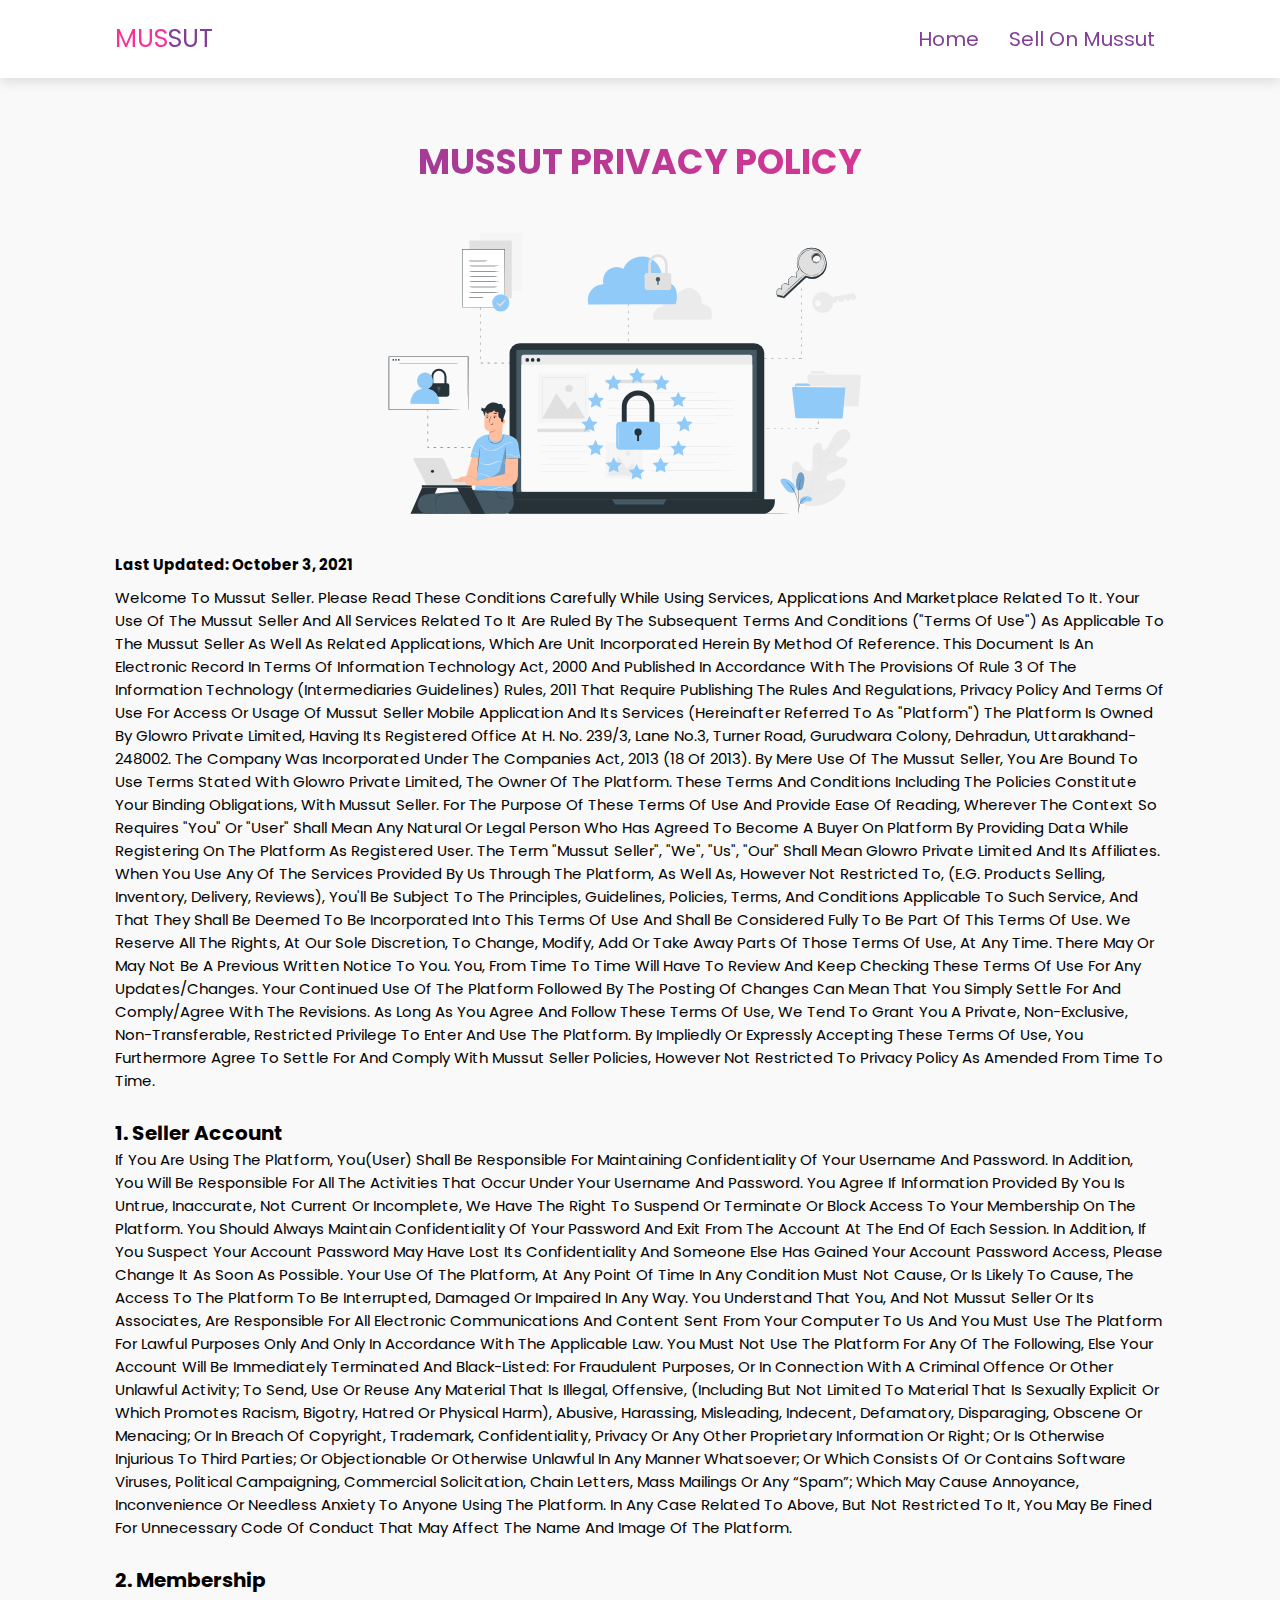
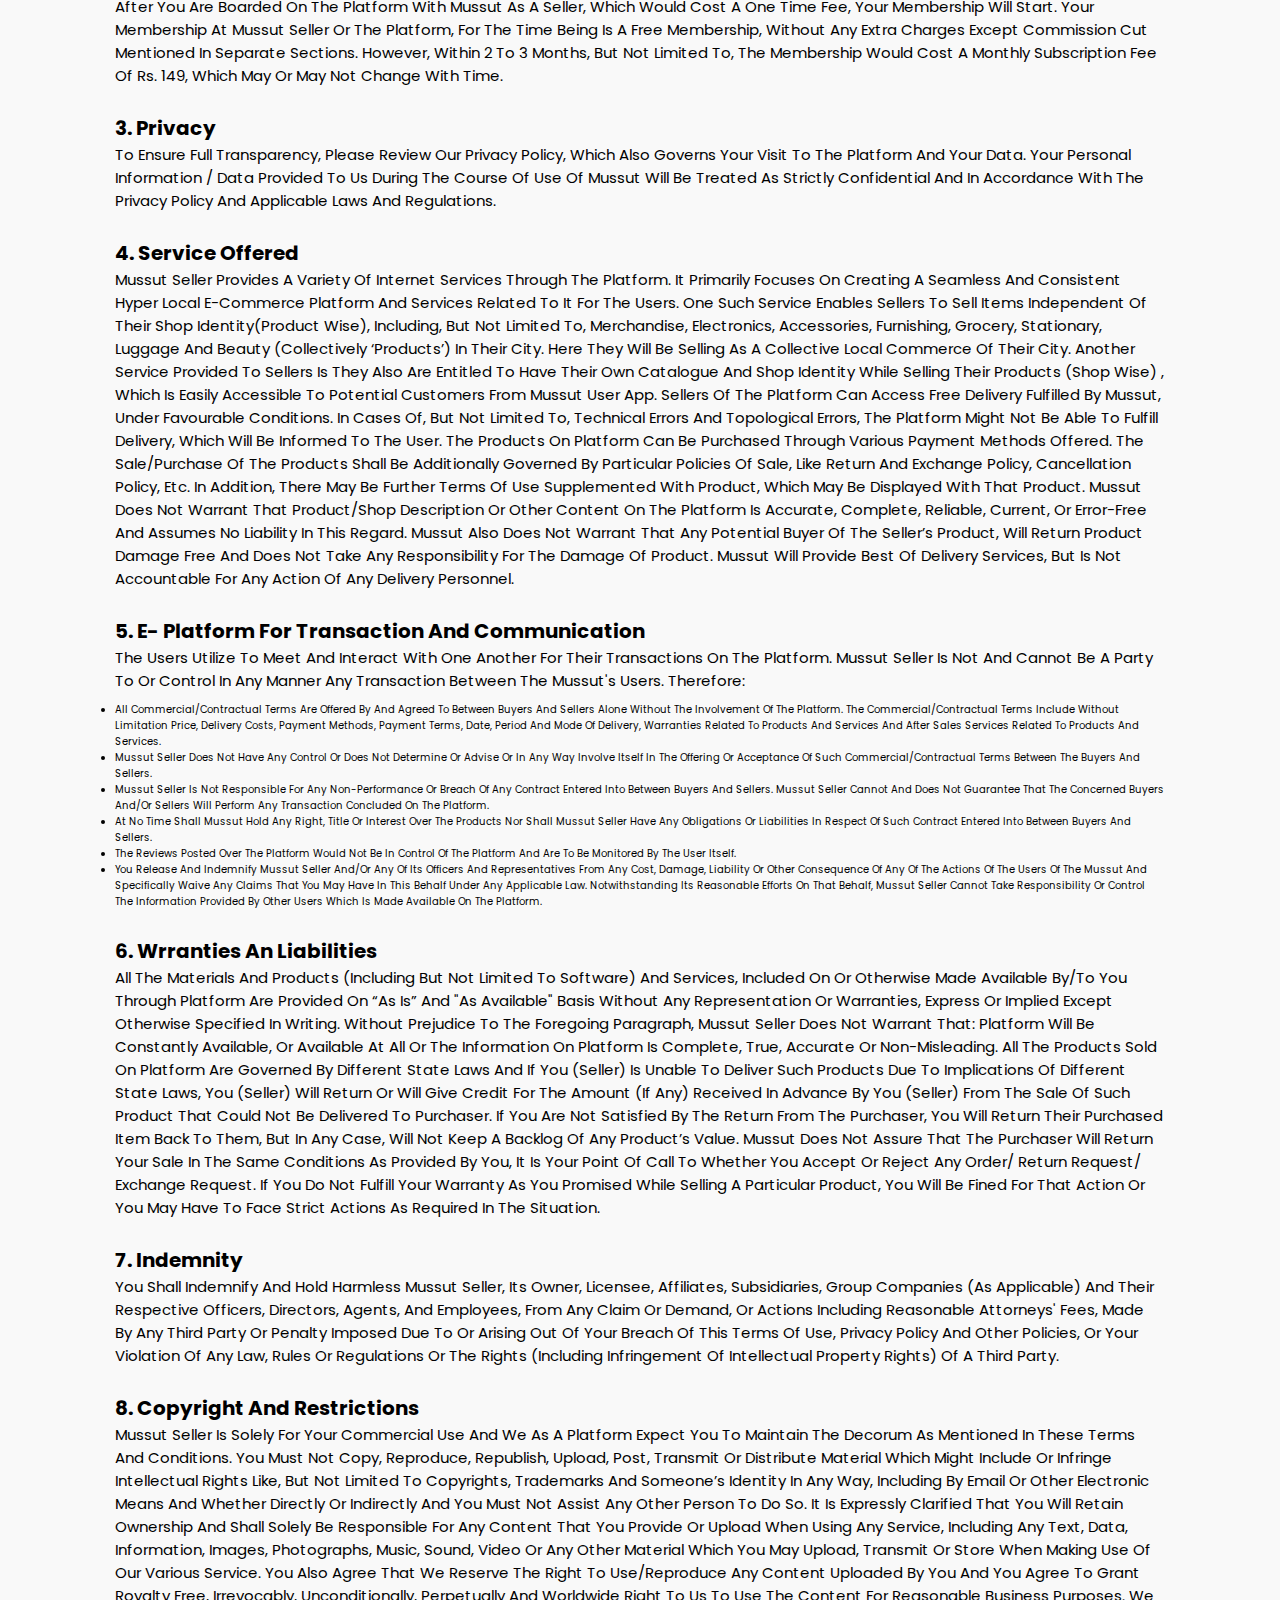
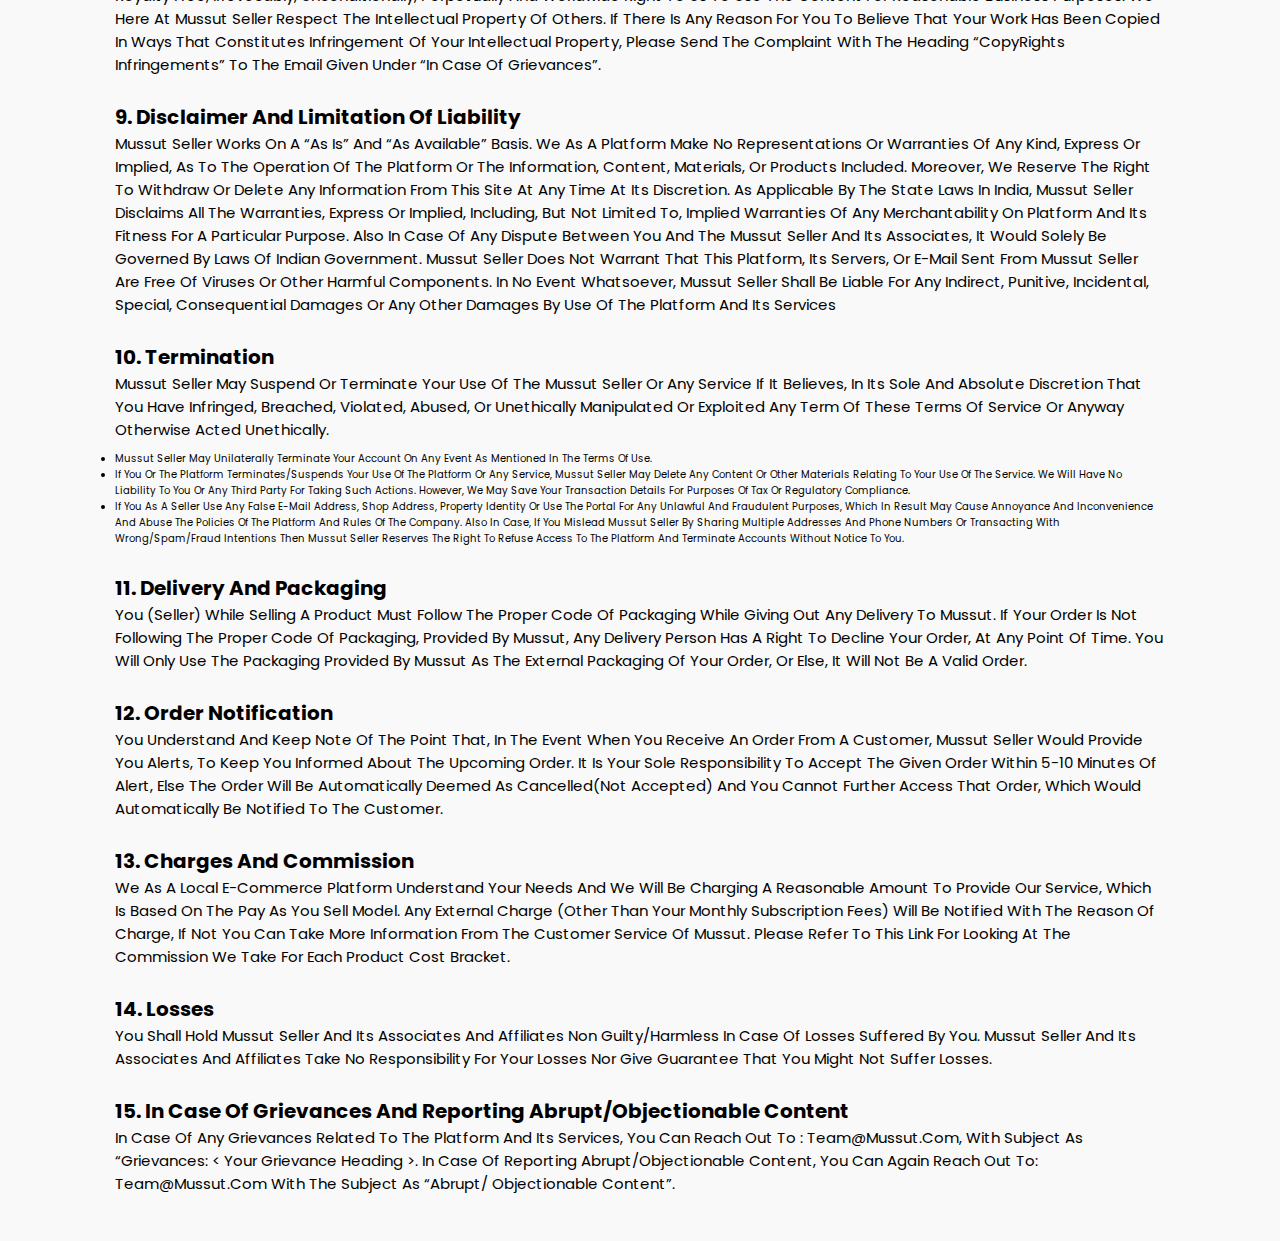
<file: privacy.html>
<!DOCTYPE html>
<html lang="en">

<head>
    <meta charset="UTF-8">
    <meta http-equiv="X-UA-Compatible" content="IE=edge">
    <meta name="viewport" content="width=device-width, initial-scale=1.0">
    <title>Mussut | Privacy Policy</title>

    <link rel="stylesheet" href="https://cdnjs.cloudflare.com/ajax/libs/font-awesome/5.15.3/css/all.min.css">
    <link href='https://unpkg.com/boxicons@2.0.7/css/boxicons.min.css' rel='stylesheet'>
    <link rel="stylesheet" href="https://cdnjs.cloudflare.com/ajax/libs/font-awesome/5.15.3/css/all.min.css" />
    <link rel="icon" type="image/png" href="favicon.png" />
    <link rel="stylesheet" href="https://cdnjs.cloudflare.com/ajax/libs/font-awesome/4.7.0/css/font-awesome.css">
    <link rel="stylesheet" href="https://cdn.jsdelivr.net/npm/bootstrap@4.5.3/dist/css/bootstrap.min.css"
        integrity="sha384-TX8t27EcRE3e/ihU7zmQxVncDAy5uIKz4rEkgIXeMed4M0jlfIDPvg6uqKI2xXr2" crossorigin="anonymous" />
    <link rel="stylesheet" href="privacy.css">
    <link rel="shortcut icon" type="image/png" href="111.png">
</head>

<body>
    <!--_____________________________________________ HEADER/NAVBAR SECTION __________________________________________________________-->
    <header>
        <a href="index.html" class="logo"><span>MUS</span>SUT</a>
        <input type="checkbox" id="menu-bar">
        <label for="menu-bar" class="fas fa-bars"></label>
        <nav class="navbar">
            <a href="index.html#home">Home</a>
            <a href="seller.html">Sell On Mussut</a>



        </nav>
    </header>
    <!--_____________________________________________ T&C __________________________________________________________-->
    <section class="tnc">
        <h1 class="heading">Mussut Privacy Policy</h1>
        <hr>
        <div class="image">
            <img src="privacy.svg" alt="">
        </div>
        <p class="para">
            <strong>Last Updated: October 3, 2021</strong>
        </p>
        <p class="para">Welcome to Mussut Seller. Please read these conditions carefully while using services,
            applications and marketplace related to it. Your use of the Mussut Seller and all services related to it are
            ruled by the subsequent terms and conditions ("Terms of Use") as applicable to the Mussut Seller as well as
            related applications, which are unit incorporated herein by method of reference.
            This document is an electronic record in terms of Information Technology Act, 2000 and published in
            accordance with the provisions of Rule 3 of the Information Technology (Intermediaries guidelines) Rules,
            2011 that require publishing the rules and regulations, privacy policy and Terms of Use for access or usage
            of Mussut Seller mobile application and its services (hereinafter referred to as "Platform")
            The Platform is owned by Glowro Private Limited, having its registered office at H. No. 239/3, Lane No.3,
            Turner Road, Gurudwara Colony, Dehradun, Uttarakhand-248002. The company was incorporated under the
            Companies Act, 2013 (18 of 2013).
            By mere use of the Mussut Seller, You are bound to use terms stated with Glowro Private Limited, the owner
            of the Platform. These terms and conditions including the policies constitute your binding obligations, with
            Mussut Seller.
            For the purpose of these Terms of Use and provide ease of reading, wherever the context so requires "You" or
            "User" shall mean any natural or legal person who has agreed to become a buyer on Platform by providing data
            while registering on the Platform as Registered User. The term "Mussut Seller", "We", "Us", "Our" shall mean
            Glowro Private Limited and its affiliates.
            When You use any of the services provided by Us through the Platform, as well as, however not restricted to,
            (e.g. Products Selling, Inventory, Delivery, Reviews), you'll be subject to the principles, guidelines,
            policies, terms, and conditions applicable to such service, and that they shall be deemed to be incorporated
            into this Terms of Use and shall be considered fully to be part of this Terms of Use.
            We reserve all the rights, at Our sole discretion, to change, modify, add or take away parts of those Terms
            of Use, at any time. There may or may not be a previous written notice to You. You, from time to time will
            have to review and keep checking these Terms of Use for any updates/changes. Your continued use of the
            Platform followed by the posting of changes can mean that you simply settle for and comply/agree with the
            revisions.
            As long as You agree and follow these Terms of Use, we tend to grant You a private, non-exclusive,
            non-transferable, restricted privilege to enter and use the Platform. By impliedly or expressly accepting
            these Terms of Use, you furthermore agree to settle for and comply with Mussut Seller Policies, however not
            restricted to Privacy Policy as amended from time to time.
        </p>
        <br>
        <h1 class="heading1">1. Seller Account</h1>
        <p class="para">If you are using the Platform, You(user) shall be responsible for maintaining confidentiality of
            your Username and Password. In addition, You will be responsible for all the activities that occur under
            your Username and Password. You agree if information provided by You is untrue, inaccurate, not current or
            incomplete, we have the right to suspend or terminate or block access to your membership on the Platform.
            You should always maintain confidentiality of your password and exit from the account at the end of each
            session. In addition, if you suspect your account password may have lost its confidentiality and someone
            else has gained your account password access, please change it as soon as possible.
            Your use of the Platform, at any point of time in any condition must not cause, or is likely to cause, the
            access to the Platform to be interrupted, damaged or impaired in any way.
            You understand that you, and not Mussut Seller or its associates, are responsible for all electronic
            communications and content sent from your computer to us and you must use the Platform for lawful purposes
            only and only in accordance with the applicable law.
            You must not use the Platform for any of the following, else your account will be immediately terminated and
            black-listed:
            for fraudulent purposes, or in connection with a criminal offence or other unlawful activity; to send, use
            or reuse any material that is illegal, offensive, (including but not limited to material that is sexually
            explicit or which promotes racism, bigotry, hatred or physical harm), abusive, harassing, misleading,
            indecent, defamatory, disparaging, obscene or menacing; or in breach of copyright, trademark,
            confidentiality, privacy or any other proprietary information or right; or is otherwise injurious to third
            parties; or objectionable or otherwise unlawful in any manner whatsoever; or which consists of or contains
            software viruses, political campaigning, commercial solicitation, chain letters, mass mailings or any
            “spam”;
            Which may cause annoyance, inconvenience or needless anxiety to anyone using the Platform. In any case
            related to above, but not restricted to it, you may be fined for unnecessary code of conduct that may affect
            the name and image of the Platform.
        </p>
        <br>

        <h1 class="heading1">2. Membership
        </h1>
        <p class="para">After you are boarded on the platform with Mussut as a Seller, which would cost a one time fee,
            your membership will start. Your membership at Mussut Seller or the Platform, for the time being is a free
            membership, without any extra charges except commission cut mentioned in separate sections. However, within
            2 to 3 months, but not limited to, the membership would cost a monthly subscription fee of Rs. 149, which
            may or may not change with time.
        </p>
        <br>

        <h1 class="heading1">3. Privacy
        </h1>
        <p class="para">To ensure full transparency, please review our Privacy Policy, which also governs your visit to
            the platform and your data. Your personal information / data provided to us during the course of use of
            Mussut will be treated as strictly confidential and in accordance with the Privacy Policy and applicable
            laws and regulations.
        </p>
        <br>

        <h1 class="heading1">4. Service Offered
        </h1>
        <p class="para">Mussut Seller provides a variety of Internet services through the platform. It primarily focuses
            on creating a seamless and consistent hyper local e-commerce platform and services related to it for the
            users. One such service enables sellers to sell items independent of their shop identity(product wise),
            including, but not limited to, Merchandise, Electronics, Accessories, Furnishing, Grocery, Stationary,
            Luggage and Beauty (collectively ‘Products’) in their city. Here they will be selling as a collective local
            commerce of their city. Another service provided to sellers is they also are entitled to have their own
            catalogue and shop identity while selling their products (shop wise) , which is easily accessible to
            potential customers from Mussut User app. Sellers of the platform can access free delivery fulfilled by
            Mussut, under favourable conditions. In cases of, but not limited to, technical errors and topological
            errors, the Platform might not be able to fulfill delivery, which will be informed to the User. The Products
            on Platform can be purchased through various payment methods offered. The sale/purchase of the Products
            shall be additionally governed by particular policies of sale, like return and exchange policy, cancellation
            policy, etc. In addition, there may be further Terms of Use supplemented with Product, which may be
            displayed with that product.
            Mussut does not warrant that Product/Shop description or other content on the Platform is accurate,
            complete, reliable, current, or error-free and assumes no liability in this regard. Mussut also does not
            warrant that any potential buyer of the seller’s product, will return product damage free and does not take
            any responsibility for the damage of product. Mussut will provide best of delivery services, but is not
            accountable for any action of any delivery personnel.
        </p>
        <br>

        <h1 class="heading1">5. E- Platform for Transaction and Communication
        </h1>
        <p class="para">The Users utilize to meet and interact with one another for their transactions on the Platform.
            Mussut Seller is not and cannot be a party to or control in any manner any transaction between the Mussut's
            Users. Therefore:
        <ul>
            <li>All commercial/contractual terms are offered by and agreed to between Buyers and Sellers alone without
                the involvement of the Platform. The commercial/contractual terms include without limitation price,
                delivery costs, payment methods, payment terms, date, period and mode of delivery, warranties related to
                products and services and after sales services related to products and services. </li>
            <li>Mussut Seller does not have any control or does not determine or advise or in any way involve itself in
                the offering or acceptance of such commercial/contractual terms between the Buyers and Sellers.</li>
            <li>Mussut Seller is not responsible for any non-performance or breach of any contract entered into between
                Buyers and Sellers. Mussut Seller cannot and does not guarantee that the concerned Buyers and/or Sellers
                will perform any transaction concluded on the Platform.</li>
            <li>At no time shall Mussut hold any right, title or interest over the products nor shall Mussut Seller have
                any obligations or liabilities in respect of such contract entered into between Buyers and Sellers.</li>
            <li>The reviews posted over the Platform would not be in control of the Platform and are to be monitored by
                the User itself.</li>
            <li>You release and indemnify Mussut Seller and/or any of its officers and representatives from any cost,
                damage, liability or other consequence of any of the actions of the Users of the Mussut and specifically
                waive any claims that you may have in this behalf under any applicable law. Notwithstanding its
                reasonable efforts on that behalf, Mussut Seller cannot take responsibility or control the information
                provided by other Users which is made available on the Platform.</li>
        </ul>
        </p>
        <br>

        <h1 class="heading1">6. Wrranties an Liabilities
        </h1>
        <p class="para">All the materials and products (including but not limited to software) and services, included on
            or otherwise made available by/to You through Platform are provided on “as is” and "as available" basis
            without any representation or warranties, express or implied except otherwise specified in writing. Without
            prejudice to the foregoing paragraph, Mussut Seller does not warrant that: Platform will be constantly
            available, or available at all or The information on Platform is complete, true, accurate or non-misleading.
            All the Products sold on Platform are governed by different state laws and if You (Seller) is unable to
            deliver such Products due to implications of different state laws, You (Seller) will return or will give
            credit for the amount (if any) received in advance by You (Seller) from the sale of such Product that could
            not be delivered to Purchaser. If You are not satisfied by the return from the purchaser, you will return
            their purchased item back to them, but in any case, will not keep a backlog of any product’s value. Mussut
            does not assure that the purchaser will return your sale in the same conditions as provided by you, it is
            your point of call to whether you accept or reject any order/ Return request/ exchange request. If you do
            not fulfill your warranty as you promised while selling a particular product, you will be fined for that
            action or you may have to face strict actions as required in the situation.
        </p>
        <br>

        <h1 class="heading1">7. Indemnity
        </h1>
        <p class="para"> You shall indemnify and hold harmless Mussut Seller, its owner, licensee, affiliates,
            subsidiaries, group companies (as applicable) and their respective officers, directors, agents, and
            employees, from any claim or demand, or actions including reasonable attorneys' fees, made by any third
            party or penalty imposed due to or arising out of Your breach of this Terms of Use, privacy Policy and other
            Policies, or Your violation of any law, rules or regulations or the rights (including infringement of
            intellectual property rights) of a third party.
        </p>
        <br>

        <h1 class="heading1">8. Copyright and Restrictions
        </h1>
        <p class="para">Mussut Seller is solely for Your commercial use and we as a platform expect you to maintain the
            decorum as mentioned in these terms and conditions. You must not copy, reproduce, republish, upload, post,
            transmit or distribute material which might include or infringe intellectual rights like, but not limited to
            copyrights, trademarks and someone’s identity in any way, including by email or other electronic means and
            whether directly or indirectly and You must not assist any other person to do so. It is expressly clarified
            that You will retain ownership and shall solely be responsible for any content that You provide or upload
            when using any Service, including any text, data, information, images, photographs, music, sound, video or
            any other material which you may upload, transmit or store when making use of Our various Service. You also
            agree that We reserve the right to use/reproduce any content uploaded by You and You agree to grant royalty
            free, irrevocably, unconditionally, perpetually and worldwide right to Us to use the content for reasonable
            business purposes.
            We here at Mussut Seller respect the intellectual property of others. If there is any reason for you to
            believe that your work has been copied in ways that constitutes infringement of your intellectual property,
            please send the complaint with the heading “CopyRights Infringements” to the email given under “In Case of
            Grievances”.
        </p>
        <br>

        <h1 class="heading1">9. Disclaimer and Limitation of Liability
        </h1>
        <p class="para"> Mussut Seller works on a “as is” and “as available” basis. We as a Platform make no
            representations or warranties of any kind, express or implied, as to the operation of the Platform or the
            information, content, materials, or products included. Moreover, we reserve the right to withdraw or delete
            any information from this site at any time at its discretion.

            As applicable by the state laws in India, Mussut Seller disclaims all the warranties, express or implied,
            including, but not limited to, implied warranties of any merchantability on Platform and its fitness for a
            particular purpose. Also in case of any dispute between you and the Mussut Seller and its associates, it
            would solely be governed by laws of Indian Government. Mussut Seller does not warrant that this platform,
            its servers, or e-mail sent from Mussut Seller are free of viruses or other harmful components. In no event
            whatsoever, Mussut Seller shall be liable for any indirect, punitive, incidental, special, consequential
            damages or any other damages by use of the platform and its services
        </p>
        <br>

        <h1 class="heading1">10. Termination
        </h1>
        <p class="para"> Mussut Seller may suspend or terminate your use of the Mussut Seller or any Service if it
            believes, in its sole and absolute discretion that you have infringed, breached, violated, abused, or
            unethically manipulated or exploited any term of these Terms of Service or anyway otherwise acted
            unethically.

        <ul>
            <li>Mussut Seller may unilaterally terminate Your account on any event as mentioned in the Terms Of Use.
            </li>
            <li> If You or the Platform terminates/suspends your use of the Platform or any Service, Mussut Seller may
                delete any content or other materials relating to your use of the Service. We will have no liability to
                you or any third party for taking such actions. However, we may save your transaction details for
                purposes of tax or regulatory compliance.</li>
            <li>If You as a Seller use any false e-mail address, shop address, property identity or use the portal for
                any unlawful and fraudulent purposes, which in result may cause annoyance and inconvenience and abuse
                the policies of the platform and rules of the company. Also in case, if you mislead Mussut Seller by
                sharing multiple addresses and phone numbers or transacting with wrong/spam/fraud intentions then Mussut
                Seller reserves the right to refuse access to the Platform and terminate accounts without notice to you.
            </li>
        </ul>
        </p>
        <br>

        <h1 class="heading1">11. Delivery and Packaging
        </h1>
        <p class="para">You (Seller) while selling a product must follow the proper code of packaging while giving out
            any delivery to Mussut. If your order is not following the proper code of packaging, provided by Mussut, any
            delivery person has a right to decline your order, at any point of time. You will only use the packaging
            provided by Mussut as the external packaging of your order, or else, it will not be a valid order.
        </p>
        <br>

        <h1 class="heading1">12. Order Notification
        </h1>
        <p class="para">You understand and keep note of the point that, in the event when you receive an order from a
            customer, Mussut Seller would provide you alerts, to keep you informed about the upcoming order. It is your
            sole responsibility to accept the given order within 5-10 minutes of alert, else the order will be
            automatically deemed as cancelled(not accepted) and you cannot further access that order, which would
            automatically be notified to the customer.
        </p>
        <br>

        <h1 class="heading1">13. Charges and Commission
        </h1>
        <p class="para">We as a local e-commerce platform understand your needs and we will be charging a reasonable
            amount to provide our service, which is based on the pay as you sell model. Any external charge (other than
            your monthly subscription fees) will be notified with the reason of charge, if not you can take more
            information from the customer service of Mussut. Please refer to this link for looking at the commission we
            take for each product cost bracket.
        </p>
        <br>

        <h1 class="heading1">14. Losses
        </h1>
        <p class="para">You shall hold Mussut Seller and its associates and affiliates non guilty/harmless in case of
            losses suffered by you. Mussut Seller and its associates and affiliates take no responsibility for your
            losses nor give guarantee that you might not suffer losses.
        </p>
        <br>

        <h1 class="heading1">15. In case of Grievances and Reporting Abrupt/Objectionable Content

        </h1>
        <p class="para"> In case of any Grievances related to the Platform and its services, you can reach out to :
            team@mussut.com, with subject as “Grievances: &lt; Your grievance Heading &gt;.
            In case of Reporting Abrupt/Objectionable Content, you can again reach out to:
            team@mussut.com with the subject as “Abrupt/ Objectionable Content”.

        </p>
        <br>





    </section>


</body>

</html>
</file>
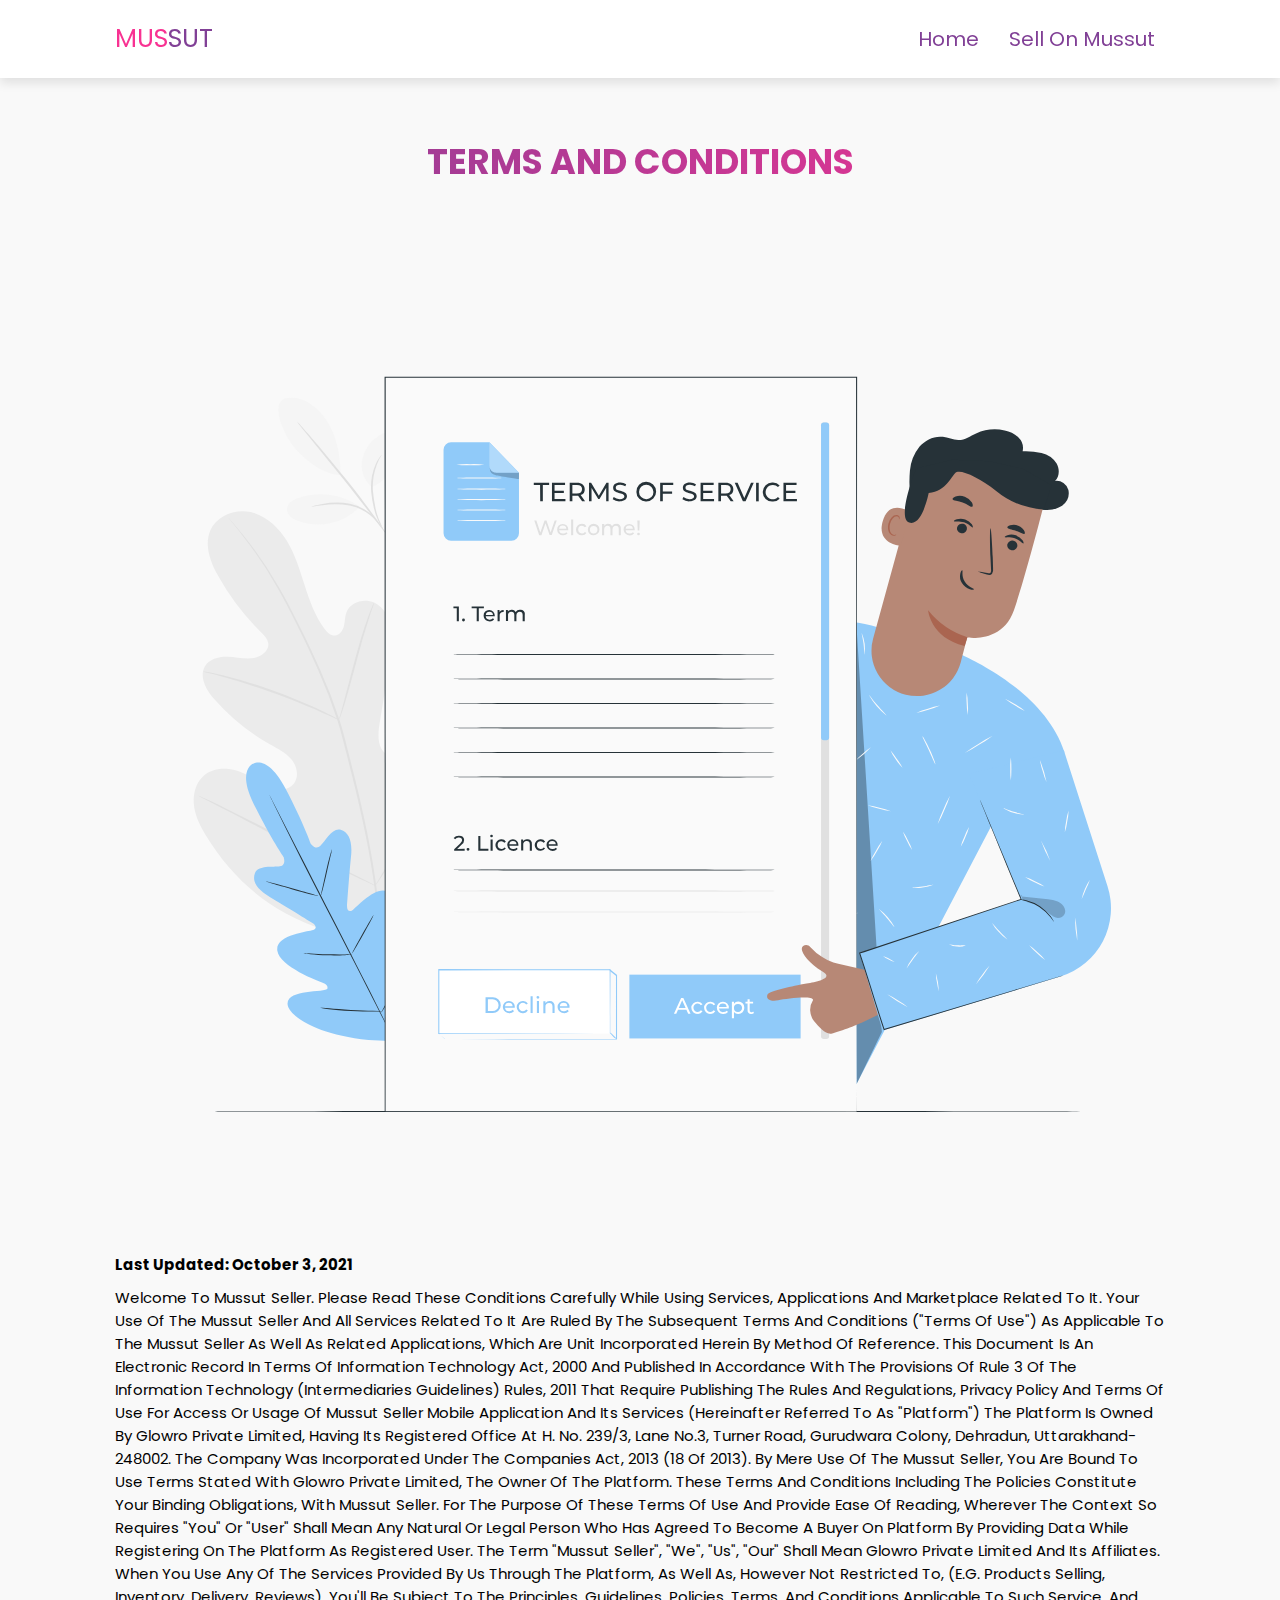
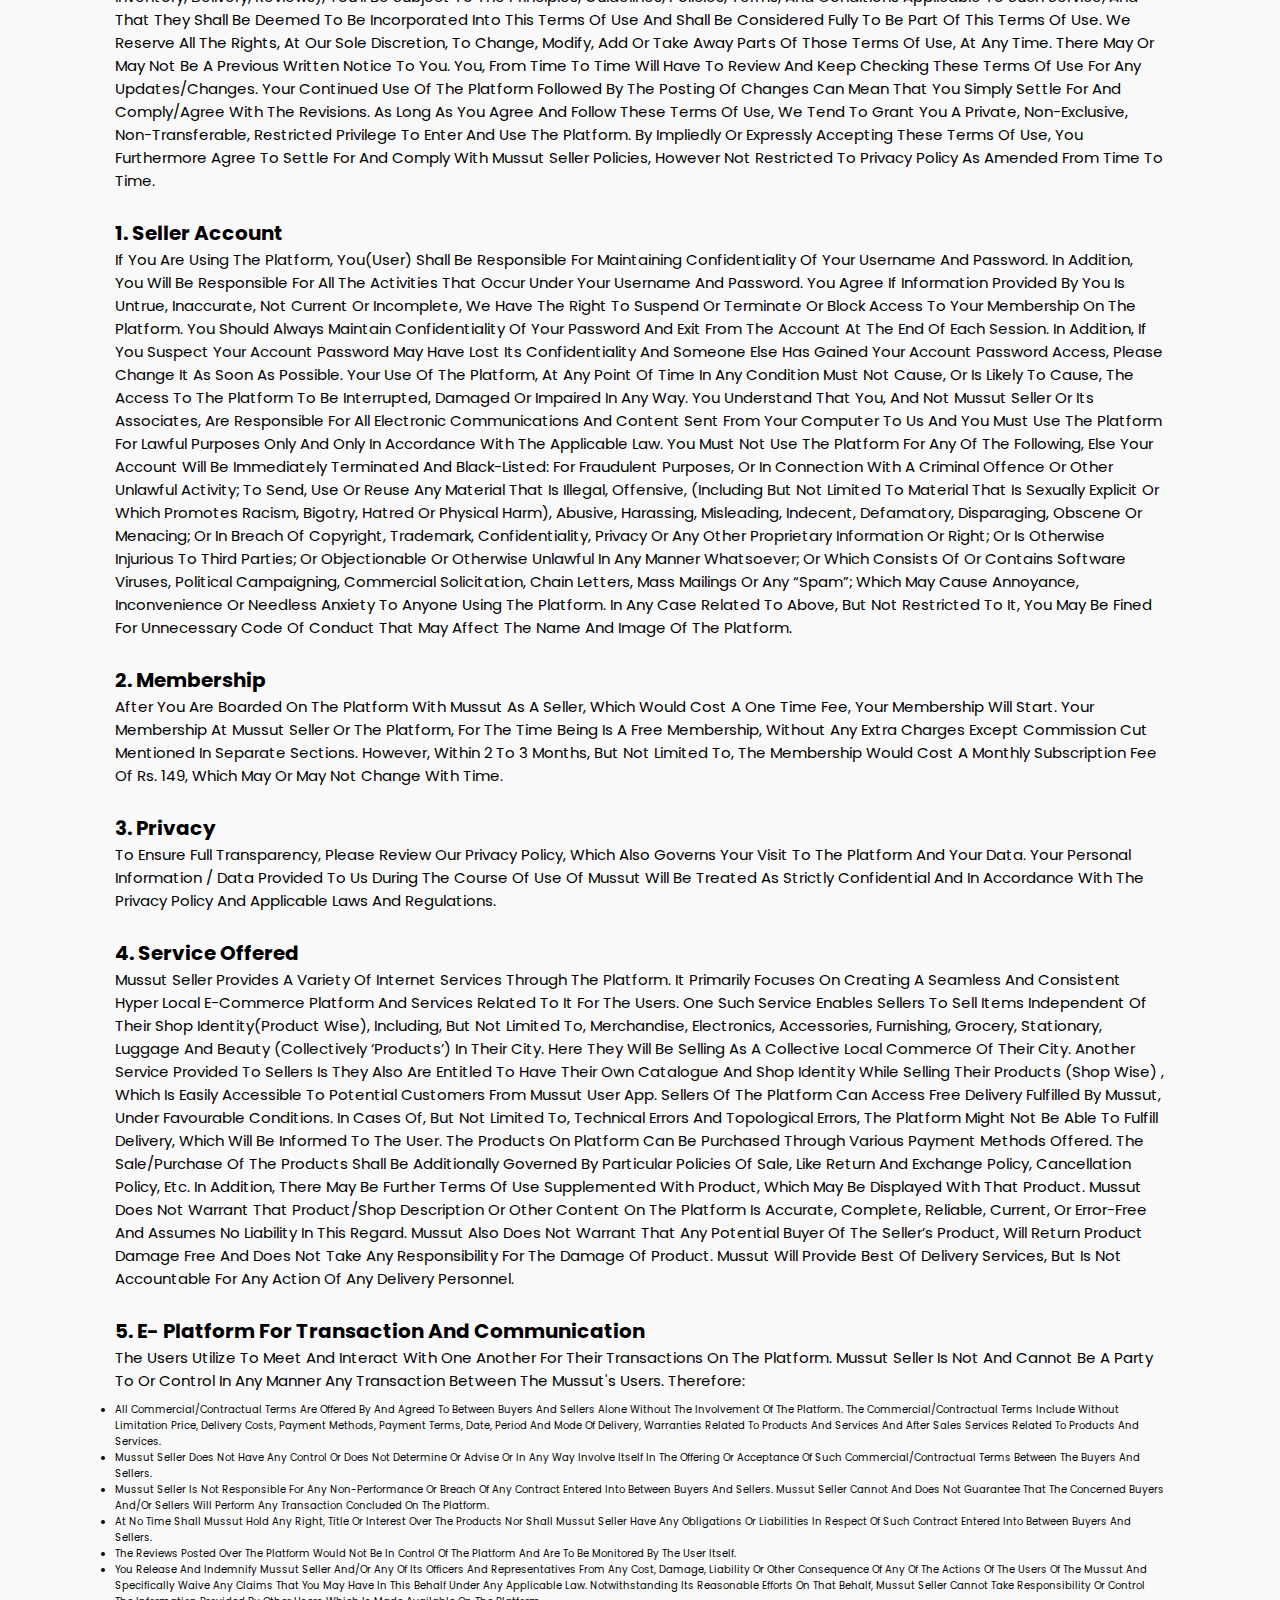
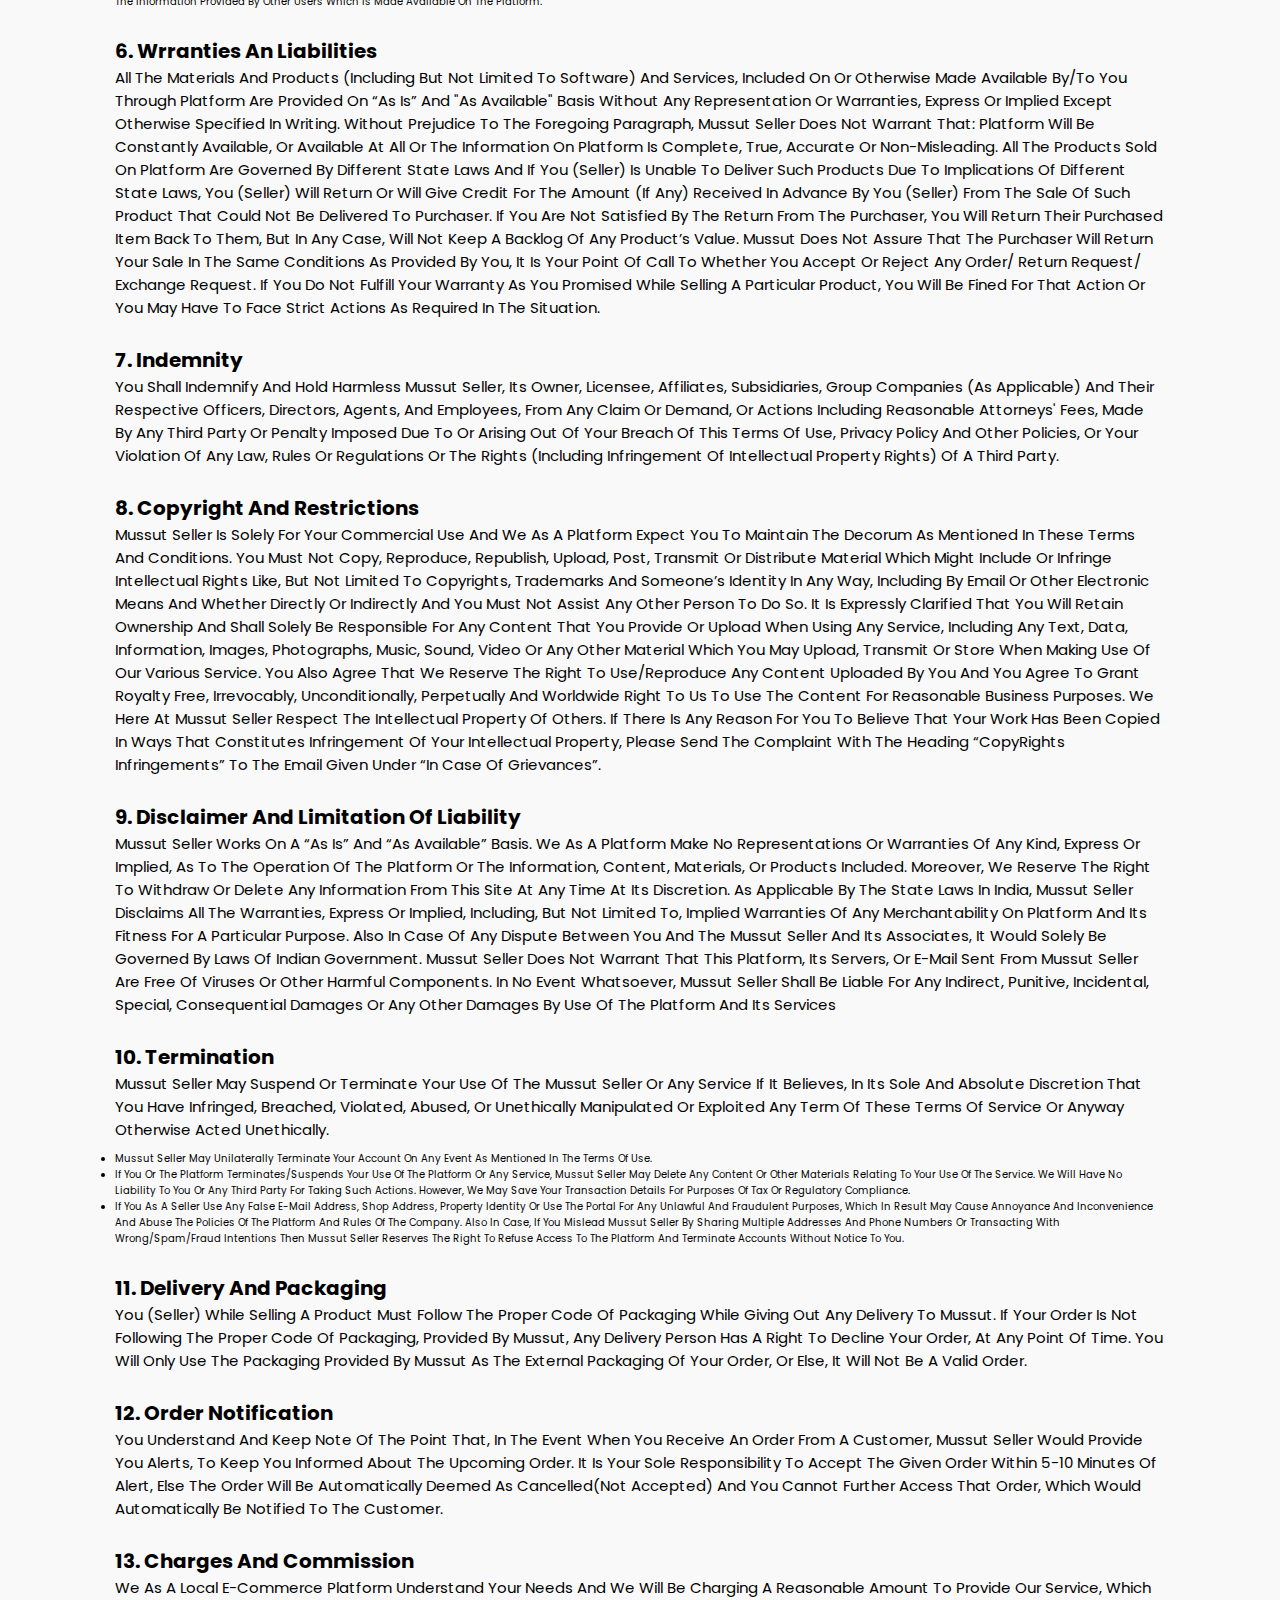
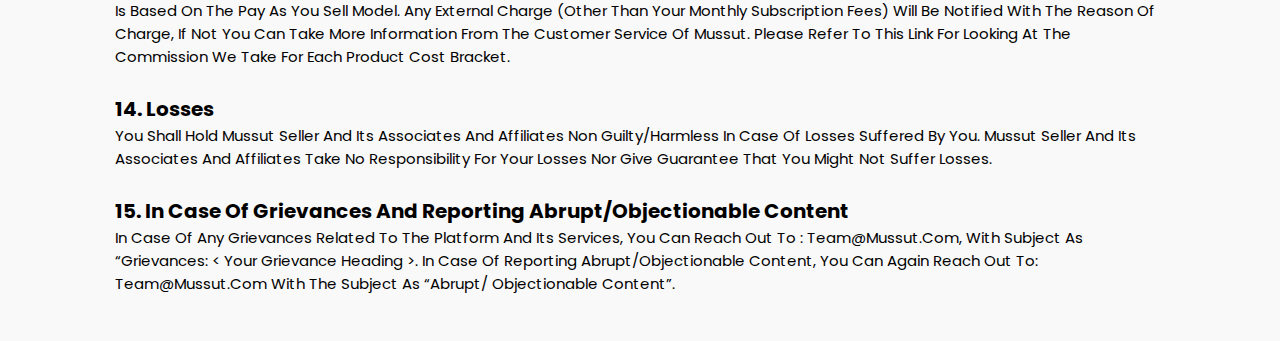
<file: tnc.html>
<!DOCTYPE html>
<html lang="en">

<head>
    <meta charset="UTF-8">
    <meta http-equiv="X-UA-Compatible" content="IE=edge">
    <meta name="viewport" content="width=device-width, initial-scale=1.0">
    <title>Mussut | Tnc</title>

    <link rel="stylesheet" href="https://cdnjs.cloudflare.com/ajax/libs/font-awesome/5.15.3/css/all.min.css">
    <link href='https://unpkg.com/boxicons@2.0.7/css/boxicons.min.css' rel='stylesheet'>
    <link rel="stylesheet" href="https://cdnjs.cloudflare.com/ajax/libs/font-awesome/5.15.3/css/all.min.css" />
    <link rel="icon" type="image/png" href="favicon.png" />
    <link rel="stylesheet" href="https://cdnjs.cloudflare.com/ajax/libs/font-awesome/4.7.0/css/font-awesome.css">
    <link rel="stylesheet" href="https://cdn.jsdelivr.net/npm/bootstrap@4.5.3/dist/css/bootstrap.min.css"
        integrity="sha384-TX8t27EcRE3e/ihU7zmQxVncDAy5uIKz4rEkgIXeMed4M0jlfIDPvg6uqKI2xXr2" crossorigin="anonymous" />
    <link rel="stylesheet" href="tnc.css">
    <link rel="shortcut icon" type="image/png" href="111.png">
</head>

<body>
    <!--_____________________________________________ HEADER/NAVBAR SECTION __________________________________________________________-->
    <header>
        <a href="index.html" class="logo"><span>MUS</span>SUT</a>
        <input type="checkbox" id="menu-bar">
        <label for="menu-bar" class="fas fa-bars"></label>
        <nav class="navbar">
            <a href="index.html#home">Home</a>
            <a href="seller.html">Sell On Mussut</a>



        </nav>
    </header>
    <!--_____________________________________________ T&C __________________________________________________________-->
    <section class="tnc">
        <h1 class="heading">Terms and Conditions</h1>
        <hr>
        <div class="image">
            <img src="tnc.svg" alt="">
        </div>
        <p class="para">
            <strong>Last Updated: October 3, 2021</strong>
        </p>
        <p class="para">Welcome to Mussut Seller. Please read these conditions carefully while using services,
            applications and marketplace related to it. Your use of the Mussut Seller and all services related to it are
            ruled by the subsequent terms and conditions ("Terms of Use") as applicable to the Mussut Seller as well as
            related applications, which are unit incorporated herein by method of reference.
            This document is an electronic record in terms of Information Technology Act, 2000 and published in
            accordance with the provisions of Rule 3 of the Information Technology (Intermediaries guidelines) Rules,
            2011 that require publishing the rules and regulations, privacy policy and Terms of Use for access or usage
            of Mussut Seller mobile application and its services (hereinafter referred to as "Platform")
            The Platform is owned by Glowro Private Limited, having its registered office at H. No. 239/3, Lane No.3,
            Turner Road, Gurudwara Colony, Dehradun, Uttarakhand-248002. The company was incorporated under the
            Companies Act, 2013 (18 of 2013).
            By mere use of the Mussut Seller, You are bound to use terms stated with Glowro Private Limited, the owner
            of the Platform. These terms and conditions including the policies constitute your binding obligations, with
            Mussut Seller.
            For the purpose of these Terms of Use and provide ease of reading, wherever the context so requires "You" or
            "User" shall mean any natural or legal person who has agreed to become a buyer on Platform by providing data
            while registering on the Platform as Registered User. The term "Mussut Seller", "We", "Us", "Our" shall mean
            Glowro Private Limited and its affiliates.
            When You use any of the services provided by Us through the Platform, as well as, however not restricted to,
            (e.g. Products Selling, Inventory, Delivery, Reviews), you'll be subject to the principles, guidelines,
            policies, terms, and conditions applicable to such service, and that they shall be deemed to be incorporated
            into this Terms of Use and shall be considered fully to be part of this Terms of Use.
            We reserve all the rights, at Our sole discretion, to change, modify, add or take away parts of those Terms
            of Use, at any time. There may or may not be a previous written notice to You. You, from time to time will
            have to review and keep checking these Terms of Use for any updates/changes. Your continued use of the
            Platform followed by the posting of changes can mean that you simply settle for and comply/agree with the
            revisions.
            As long as You agree and follow these Terms of Use, we tend to grant You a private, non-exclusive,
            non-transferable, restricted privilege to enter and use the Platform. By impliedly or expressly accepting
            these Terms of Use, you furthermore agree to settle for and comply with Mussut Seller Policies, however not
            restricted to Privacy Policy as amended from time to time.
        </p>
        <br>
        <h1 class="heading1">1. Seller Account</h1>
        <p class="para">If you are using the Platform, You(user) shall be responsible for maintaining confidentiality of
            your Username and Password. In addition, You will be responsible for all the activities that occur under
            your Username and Password. You agree if information provided by You is untrue, inaccurate, not current or
            incomplete, we have the right to suspend or terminate or block access to your membership on the Platform.
            You should always maintain confidentiality of your password and exit from the account at the end of each
            session. In addition, if you suspect your account password may have lost its confidentiality and someone
            else has gained your account password access, please change it as soon as possible.
            Your use of the Platform, at any point of time in any condition must not cause, or is likely to cause, the
            access to the Platform to be interrupted, damaged or impaired in any way.
            You understand that you, and not Mussut Seller or its associates, are responsible for all electronic
            communications and content sent from your computer to us and you must use the Platform for lawful purposes
            only and only in accordance with the applicable law.
            You must not use the Platform for any of the following, else your account will be immediately terminated and
            black-listed:
            for fraudulent purposes, or in connection with a criminal offence or other unlawful activity; to send, use
            or reuse any material that is illegal, offensive, (including but not limited to material that is sexually
            explicit or which promotes racism, bigotry, hatred or physical harm), abusive, harassing, misleading,
            indecent, defamatory, disparaging, obscene or menacing; or in breach of copyright, trademark,
            confidentiality, privacy or any other proprietary information or right; or is otherwise injurious to third
            parties; or objectionable or otherwise unlawful in any manner whatsoever; or which consists of or contains
            software viruses, political campaigning, commercial solicitation, chain letters, mass mailings or any
            “spam”;
            Which may cause annoyance, inconvenience or needless anxiety to anyone using the Platform. In any case
            related to above, but not restricted to it, you may be fined for unnecessary code of conduct that may affect
            the name and image of the Platform.
        </p>
        <br>

        <h1 class="heading1">2. Membership
        </h1>
        <p class="para">After you are boarded on the platform with Mussut as a Seller, which would cost a one time fee,
            your membership will start. Your membership at Mussut Seller or the Platform, for the time being is a free
            membership, without any extra charges except commission cut mentioned in separate sections. However, within
            2 to 3 months, but not limited to, the membership would cost a monthly subscription fee of Rs. 149, which
            may or may not change with time.
        </p>
        <br>

        <h1 class="heading1">3. Privacy
        </h1>
        <p class="para">To ensure full transparency, please review our Privacy Policy, which also governs your visit to
            the platform and your data. Your personal information / data provided to us during the course of use of
            Mussut will be treated as strictly confidential and in accordance with the Privacy Policy and applicable
            laws and regulations.
        </p>
        <br>

        <h1 class="heading1">4. Service Offered
        </h1>
        <p class="para">Mussut Seller provides a variety of Internet services through the platform. It primarily focuses
            on creating a seamless and consistent hyper local e-commerce platform and services related to it for the
            users. One such service enables sellers to sell items independent of their shop identity(product wise),
            including, but not limited to, Merchandise, Electronics, Accessories, Furnishing, Grocery, Stationary,
            Luggage and Beauty (collectively ‘Products’) in their city. Here they will be selling as a collective local
            commerce of their city. Another service provided to sellers is they also are entitled to have their own
            catalogue and shop identity while selling their products (shop wise) , which is easily accessible to
            potential customers from Mussut User app. Sellers of the platform can access free delivery fulfilled by
            Mussut, under favourable conditions. In cases of, but not limited to, technical errors and topological
            errors, the Platform might not be able to fulfill delivery, which will be informed to the User. The Products
            on Platform can be purchased through various payment methods offered. The sale/purchase of the Products
            shall be additionally governed by particular policies of sale, like return and exchange policy, cancellation
            policy, etc. In addition, there may be further Terms of Use supplemented with Product, which may be
            displayed with that product.
            Mussut does not warrant that Product/Shop description or other content on the Platform is accurate,
            complete, reliable, current, or error-free and assumes no liability in this regard. Mussut also does not
            warrant that any potential buyer of the seller’s product, will return product damage free and does not take
            any responsibility for the damage of product. Mussut will provide best of delivery services, but is not
            accountable for any action of any delivery personnel.
        </p>
        <br>

        <h1 class="heading1">5. E- Platform for Transaction and Communication
        </h1>
        <p class="para">The Users utilize to meet and interact with one another for their transactions on the Platform.
            Mussut Seller is not and cannot be a party to or control in any manner any transaction between the Mussut's
            Users. Therefore:
        <ul>
            <li>All commercial/contractual terms are offered by and agreed to between Buyers and Sellers alone without
                the involvement of the Platform. The commercial/contractual terms include without limitation price,
                delivery costs, payment methods, payment terms, date, period and mode of delivery, warranties related to
                products and services and after sales services related to products and services. </li>
            <li>Mussut Seller does not have any control or does not determine or advise or in any way involve itself in
                the offering or acceptance of such commercial/contractual terms between the Buyers and Sellers.</li>
            <li>Mussut Seller is not responsible for any non-performance or breach of any contract entered into between
                Buyers and Sellers. Mussut Seller cannot and does not guarantee that the concerned Buyers and/or Sellers
                will perform any transaction concluded on the Platform.</li>
            <li>At no time shall Mussut hold any right, title or interest over the products nor shall Mussut Seller have
                any obligations or liabilities in respect of such contract entered into between Buyers and Sellers.</li>
            <li>The reviews posted over the Platform would not be in control of the Platform and are to be monitored by
                the User itself.</li>
            <li>You release and indemnify Mussut Seller and/or any of its officers and representatives from any cost,
                damage, liability or other consequence of any of the actions of the Users of the Mussut and specifically
                waive any claims that you may have in this behalf under any applicable law. Notwithstanding its
                reasonable efforts on that behalf, Mussut Seller cannot take responsibility or control the information
                provided by other Users which is made available on the Platform.</li>
        </ul>
        </p>
        <br>

        <h1 class="heading1">6. Wrranties an Liabilities
        </h1>
        <p class="para">All the materials and products (including but not limited to software) and services, included on
            or otherwise made available by/to You through Platform are provided on “as is” and "as available" basis
            without any representation or warranties, express or implied except otherwise specified in writing. Without
            prejudice to the foregoing paragraph, Mussut Seller does not warrant that: Platform will be constantly
            available, or available at all or The information on Platform is complete, true, accurate or non-misleading.
            All the Products sold on Platform are governed by different state laws and if You (Seller) is unable to
            deliver such Products due to implications of different state laws, You (Seller) will return or will give
            credit for the amount (if any) received in advance by You (Seller) from the sale of such Product that could
            not be delivered to Purchaser. If You are not satisfied by the return from the purchaser, you will return
            their purchased item back to them, but in any case, will not keep a backlog of any product’s value. Mussut
            does not assure that the purchaser will return your sale in the same conditions as provided by you, it is
            your point of call to whether you accept or reject any order/ Return request/ exchange request. If you do
            not fulfill your warranty as you promised while selling a particular product, you will be fined for that
            action or you may have to face strict actions as required in the situation.
        </p>
        <br>

        <h1 class="heading1">7. Indemnity
        </h1>
        <p class="para"> You shall indemnify and hold harmless Mussut Seller, its owner, licensee, affiliates,
            subsidiaries, group companies (as applicable) and their respective officers, directors, agents, and
            employees, from any claim or demand, or actions including reasonable attorneys' fees, made by any third
            party or penalty imposed due to or arising out of Your breach of this Terms of Use, privacy Policy and other
            Policies, or Your violation of any law, rules or regulations or the rights (including infringement of
            intellectual property rights) of a third party.
        </p>
        <br>

        <h1 class="heading1">8. Copyright and Restrictions
        </h1>
        <p class="para">Mussut Seller is solely for Your commercial use and we as a platform expect you to maintain the
            decorum as mentioned in these terms and conditions. You must not copy, reproduce, republish, upload, post,
            transmit or distribute material which might include or infringe intellectual rights like, but not limited to
            copyrights, trademarks and someone’s identity in any way, including by email or other electronic means and
            whether directly or indirectly and You must not assist any other person to do so. It is expressly clarified
            that You will retain ownership and shall solely be responsible for any content that You provide or upload
            when using any Service, including any text, data, information, images, photographs, music, sound, video or
            any other material which you may upload, transmit or store when making use of Our various Service. You also
            agree that We reserve the right to use/reproduce any content uploaded by You and You agree to grant royalty
            free, irrevocably, unconditionally, perpetually and worldwide right to Us to use the content for reasonable
            business purposes.
            We here at Mussut Seller respect the intellectual property of others. If there is any reason for you to
            believe that your work has been copied in ways that constitutes infringement of your intellectual property,
            please send the complaint with the heading “CopyRights Infringements” to the email given under “In Case of
            Grievances”.
        </p>
        <br>

        <h1 class="heading1">9. Disclaimer and Limitation of Liability
        </h1>
        <p class="para"> Mussut Seller works on a “as is” and “as available” basis. We as a Platform make no
            representations or warranties of any kind, express or implied, as to the operation of the Platform or the
            information, content, materials, or products included. Moreover, we reserve the right to withdraw or delete
            any information from this site at any time at its discretion.

            As applicable by the state laws in India, Mussut Seller disclaims all the warranties, express or implied,
            including, but not limited to, implied warranties of any merchantability on Platform and its fitness for a
            particular purpose. Also in case of any dispute between you and the Mussut Seller and its associates, it
            would solely be governed by laws of Indian Government. Mussut Seller does not warrant that this platform,
            its servers, or e-mail sent from Mussut Seller are free of viruses or other harmful components. In no event
            whatsoever, Mussut Seller shall be liable for any indirect, punitive, incidental, special, consequential
            damages or any other damages by use of the platform and its services
        </p>
        <br>

        <h1 class="heading1">10. Termination
        </h1>
        <p class="para"> Mussut Seller may suspend or terminate your use of the Mussut Seller or any Service if it
            believes, in its sole and absolute discretion that you have infringed, breached, violated, abused, or
            unethically manipulated or exploited any term of these Terms of Service or anyway otherwise acted
            unethically.

        <ul>
            <li>Mussut Seller may unilaterally terminate Your account on any event as mentioned in the Terms Of Use.
            </li>
            <li> If You or the Platform terminates/suspends your use of the Platform or any Service, Mussut Seller may
                delete any content or other materials relating to your use of the Service. We will have no liability to
                you or any third party for taking such actions. However, we may save your transaction details for
                purposes of tax or regulatory compliance.</li>
            <li>If You as a Seller use any false e-mail address, shop address, property identity or use the portal for
                any unlawful and fraudulent purposes, which in result may cause annoyance and inconvenience and abuse
                the policies of the platform and rules of the company. Also in case, if you mislead Mussut Seller by
                sharing multiple addresses and phone numbers or transacting with wrong/spam/fraud intentions then Mussut
                Seller reserves the right to refuse access to the Platform and terminate accounts without notice to you.
            </li>
        </ul>
        </p>
        <br>

        <h1 class="heading1">11. Delivery and Packaging
        </h1>
        <p class="para">You (Seller) while selling a product must follow the proper code of packaging while giving out
            any delivery to Mussut. If your order is not following the proper code of packaging, provided by Mussut, any
            delivery person has a right to decline your order, at any point of time. You will only use the packaging
            provided by Mussut as the external packaging of your order, or else, it will not be a valid order.
        </p>
        <br>

        <h1 class="heading1">12. Order Notification
        </h1>
        <p class="para">You understand and keep note of the point that, in the event when you receive an order from a
            customer, Mussut Seller would provide you alerts, to keep you informed about the upcoming order. It is your
            sole responsibility to accept the given order within 5-10 minutes of alert, else the order will be
            automatically deemed as cancelled(not accepted) and you cannot further access that order, which would
            automatically be notified to the customer.
        </p>
        <br>

        <h1 class="heading1">13. Charges and Commission
        </h1>
        <p class="para">We as a local e-commerce platform understand your needs and we will be charging a reasonable
            amount to provide our service, which is based on the pay as you sell model. Any external charge (other than
            your monthly subscription fees) will be notified with the reason of charge, if not you can take more
            information from the customer service of Mussut. Please refer to this link for looking at the commission we
            take for each product cost bracket.
        </p>
        <br>

        <h1 class="heading1">14. Losses
        </h1>
        <p class="para">You shall hold Mussut Seller and its associates and affiliates non guilty/harmless in case of
            losses suffered by you. Mussut Seller and its associates and affiliates take no responsibility for your
            losses nor give guarantee that you might not suffer losses.
        </p>
        <br>

        <h1 class="heading1">15. In case of Grievances and Reporting Abrupt/Objectionable Content

        </h1>
        <p class="para"> In case of any Grievances related to the Platform and its services, you can reach out to :
            team@mussut.com, with subject as “Grievances: &lt; Your grievance Heading &gt;.
            In case of Reporting Abrupt/Objectionable Content, you can again reach out to:
            team@mussut.com with the subject as “Abrupt/ Objectionable Content”.

        </p>
        <br>





    </section>


</body>

</html>
</file>
<file: privacy.css>
/* _______________________________________________essential/common part__________________________________________ */
@import url("https://fonts.googleapis.com/css2?family=Poppins:wght@100;200;300;400;800&display=swap");
:root {
  --purple: #814096;
  --pink: #f83292;
  --gradient: linear-gradient(90deg, var(--purple), var(--pink));
}

* {
  font-family: "Poppins", sans-serif;
  margin: 0;
  padding: 0;
  -webkit-box-sizing: border-box;
          box-sizing: border-box;
  text-decoration: none;
  outline: none;
  border: none;
  text-transform: capitalize;
  scroll-behavior: smooth;
}

*::-moz-selection {
  background: var(--pink);
  color: #fff;
}

*::selection {
  background: var(--pink);
  color: #fff;
}

html {
  font-size: 62.5%;
  overflow-x: hidden;
}

body {
  background: #f9f9f9;
}

section {
  min-height: 100vh;
  padding: 0 9%;
  padding-top: 12.5rem;
  padding-bottom: 2rem;
}

.about {
  padding-top: 0rem;
}

.btn {
  display: inline-block;
  margin-top: 1rem;
  padding: 0.8rem 3rem;
  border-radius: 5rem;
  background: var(--gradient);
  font-size: 1.7rem;
  color: #fff;
  cursor: pointer;
  -webkit-box-shadow: 0 0.5rem 1rem rgba(0, 0, 0, 0.1);
          box-shadow: 0 0.5rem 1rem rgba(0, 0, 0, 0.1);
  -webkit-transition: all 0.3s linear;
  transition: all 0.3s linear;
}

.heading {
  font-weight: bold;
  text-align: center;
  background: var(--gradient);
  color: transparent;
  -webkit-background-clip: text;
  background-clip: text;
  font-size: 3.5rem;
  text-transform: uppercase;
  padding: 1rem;
}

p {
  margin-top: 0;
  margin-bottom: 1rem;
  font-size: 1.5rem;
}
.tnc .para ul {
    font-size: 1.7rem;
}

/* _____________________________________________________loader part___________________________________________________________ */
#page {
  display: none;
}

#loader {
  position: absolute;
  margin: auto;
  top: 0;
  right: 0;
  bottom: 0;
  left: 0;
  width: 300px;
  height: 300px;
}

#loader img {
  width: 100%;
}

.scroll-top {
  position: fixed;
  bottom: 7.5rem;
  right: 1.5rem;
  z-index: 100;
}

.scroll-top img {
  width: 8rem;
  -webkit-animation: float1 3s linear infinite;
          animation: float1 3s linear infinite;
}

.tnc{
    position:relative;
}
.tnc .image{
    /* border: 1px solid red; */
    width:80vw;
    height:100%;
    text-align: center;
    align-items: center;
}
.tnc .image img {
    width: 100%;
    height: 35rem;
}

/* ___________________________________________________________header and navbar______________________________________________________ */
header {
  position: fixed;
  top: 0;
  left: 0;
  width: 100%;
  background: white;
  -webkit-box-shadow: 0 0.5rem 1rem rgba(0, 0, 0, 0.1);
          box-shadow: 0 0.5rem 1rem rgba(0, 0, 0, 0.1);
  padding: 2rem 9%;
  display: -webkit-box;
  display: -ms-flexbox;
  display: flex;
  -webkit-box-align: center;
      -ms-flex-align: center;
          align-items: center;
  -webkit-box-pack: justify;
      -ms-flex-pack: justify;
          justify-content: space-between;
  z-index: 1000;
}

header .logo {
  font-size: 2.5rem;
  color: var(--purple);
  text-decoration: none;
}

header .logo span {
  color: var(--pink);
  text-decoration: none;
}

header .navbar a {
  font-size: 2rem;
  margin-left: 0.7rem;
  padding: 0.5rem 1rem;
  border-radius: 0.5rem;
  color: var(--purple);
  text-decoration: none;
  -webkit-transition: 0.2s;
  transition: 0.2s;
}

header .navbar a.active {
  background-color: var(--purple);
  color: #fff;
  -webkit-box-shadow: 0 0.5rem 1rem rgba(0, 0, 0, 0.1);
          box-shadow: 0 0.5rem 1rem rgba(0, 0, 0, 0.1);
}

header .navbar a:hover {
  background-color: var(--purple);
  color: #fff;
  -webkit-box-shadow: 0 0.5rem 1rem rgba(0, 0, 0, 0.1);
          box-shadow: 0 0.5rem 1rem rgba(0, 0, 0, 0.1);
}

header input {
  display: none;
}

header label {
  font-size: 3rem;
  color: var(--purple);
  cursor: pointer;
  visibility: hidden;
  opacity: 0;
}

@media (max-width: 1200px) {
  html {
    font-size: 55%;
  }
  .code h1 {
    position: relative;
    font-size: 5rem;
    color: var(--purple);
  }
  .wrapper {
    margin: 5rem auto;
  }
}

@media (max-width: 991px) {
  section {
    padding: 0 7%;
    padding-top: 12.5rem;
    padding-bottom: 2rem;
  }
  .code h1 {
    position: relative;
    font-size: 4rem;
    color: var(--purple);
  }
}

@media (max-width: 768px) {
  header .navbar {
    display: block;
  }
  header label {
    visibility: visible;
    opacity: 1;
  }
  .code h1 {
    position: relative;
    font-size: 3rem;
    color: var(--purple);
  }
  .flip-card {
    margin-left: 0;
    width: 300px;
    height: 200px;
  }
  .flip-card-front {
    background-size: 300px 200px;
    background-repeat: no-repeat;
  }
  header .navbar {
    position: absolute;
    top: 100%;
    left: 0;
    width: 100%;
    background: #fff;
    padding: 1rem 3rem;
    border-top: 0.1rem solid rgba(0, 0, 0, 0.2);
    -webkit-box-shadow: 0 0.5rem 1rem rgba(0, 0, 0, 0.1);
            box-shadow: 0 0.5rem 1rem rgba(0, 0, 0, 0.1);
    -webkit-transform-origin: top;
            transform-origin: top;
    -webkit-transform: scaleY(0);
            transform: scaleY(0);
    opacity: 0;
    -webkit-transition: 0.2s linear;
    transition: 0.2s linear;
  }
  header .navbar a {
    display: block;
    margin: 2rem 0;
    font-size: 2rem;
  }
  header input:checked ~ .navbar {
    -webkit-transform: scaleY(1);
            transform: scaleY(1);
    opacity: 1;
  }
  header input:checked ~ label::before {
    content: "\f00d";
  }
  .home {
    -webkit-box-orient: vertical;
    -webkit-box-direction: reverse;
        -ms-flex-flow: column-reverse;
            flex-flow: column-reverse;
  }
  .home #user_main img {
    width: 100vw;
    -webkit-animation: float 4s linear infinite;
            animation: float 4s linear infinite;
  }
  .home .content h3 {
    font-size: 3.6rem;
  }
  .home .content p {
    font-size: 1.5rem;
  }
  .about {
    background-position: right;
  }
  .newsletter p {
    width: auto;
  }
}

@media (max-width: 600px) {
  .typing {
    margin-top: -20%;
    height: 20%;
  }
}

@media (max-width: 450px) {
  html {
    font-size: 50%;
  }
  .review .box {
    height: 370px;
  }
  .teaser .column .content p {
    font-size: 1.5rem;
  }
  .code h1 {
    position: relative;
    font-size: 2rem;
    color: var(--purple);
  }
  .heading {
    font-size: 2.5rem;
  }
  .about .column .content .buttons a {
    width: 100%;
    text-align: center;
  }
  .about .column .content .buttons a:last-child {
    margin: 1rem 0;
  }
  .about .column .image img {
    width: 100%;
  }
  header .navbar {
    padding: 1rem 2rem;
  }
}

@media (max-width: 376px) {
  header .navbar {
    padding: 1rem 2rem;
  }
  .footer {
    text-align: center;
  }
  .footer ul {
    margin-top: 30px;
  }
  .footer p {
    margin-top: 0;
  }
  .footer a {
    font-size: 15px;
  }
  .review .box {
    height: 370px;
  }
  .wrapper {
    margin: 5rem auto;
  }
  .owl-carousel {
    position: relative;
    margin-top: 30px;
  }
  .owl-nav {
    position: absolute;
    top: -60px;
    left: 10px;
  }
  .uk-card-primary {
    border-radius: 8px;
  }
  .item {
    background-color: #E3F2FD;
    padding: 20px;
    border-radius: 20px;
    margin: 10px 0;
  }
  .item:hover {
    background-color: #BBDEFB;
    -webkit-box-shadow: rgba(0, 0, 0, 0.1) 0px 2px 7px;
            box-shadow: rgba(0, 0, 0, 0.1) 0px 2px 7px;
  }
  h3 {
    margin-top: 10px;
  }
  .uk-card > :last-child {
    margin-top: 0;
    margin-bottom: 10px;
  }
  .owl-next {
    background: #E3F2FD;
  }
  .owl-theme .owl-nav [class*='owl-'] {
    background: #383838;
  }
  .owl-dots {
    margin-top: 30px;
  }
  .uk-card-title {
    padding-bottom: 20px;
  }
}
/*# sourceMappingURL=tnc.css.map */
</file>
<file: tnc.css>
/* _______________________________________________essential/common part__________________________________________ */
@import url("https://fonts.googleapis.com/css2?family=Poppins:wght@100;200;300;400;800&display=swap");
:root {
  --purple: #814096;
  --pink: #f83292;
  --gradient: linear-gradient(90deg, var(--purple), var(--pink));
}

* {
  font-family: "Poppins", sans-serif;
  margin: 0;
  padding: 0;
  -webkit-box-sizing: border-box;
          box-sizing: border-box;
  text-decoration: none;
  outline: none;
  border: none;
  text-transform: capitalize;
  scroll-behavior: smooth;
}

*::-moz-selection {
  background: var(--pink);
  color: #fff;
}

*::selection {
  background: var(--pink);
  color: #fff;
}

html {
  font-size: 62.5%;
  overflow-x: hidden;
}

body {
  background: #f9f9f9;
}

section {
  min-height: 100vh;
  padding: 0 9%;
  padding-top: 12.5rem;
  padding-bottom: 2rem;
}

.about {
  padding-top: 0rem;
}

.btn {
  display: inline-block;
  margin-top: 1rem;
  padding: 0.8rem 3rem;
  border-radius: 5rem;
  background: var(--gradient);
  font-size: 1.7rem;
  color: #fff;
  cursor: pointer;
  -webkit-box-shadow: 0 0.5rem 1rem rgba(0, 0, 0, 0.1);
          box-shadow: 0 0.5rem 1rem rgba(0, 0, 0, 0.1);
  -webkit-transition: all 0.3s linear;
  transition: all 0.3s linear;
}

.heading {
  font-weight: bold;
  text-align: center;
  background: var(--gradient);
  color: transparent;
  -webkit-background-clip: text;
  background-clip: text;
  font-size: 3.5rem;
  text-transform: uppercase;
  padding: 1rem;
}

p {
  margin-top: 0;
  margin-bottom: 1rem;
  font-size: 1.5rem;
}

/* _____________________________________________________loader part___________________________________________________________ */
#page {
  display: none;
}

#loader {
  position: absolute;
  margin: auto;
  top: 0;
  right: 0;
  bottom: 0;
  left: 0;
  width: 300px;
  height: 300px;
}

#loader img {
  width: 100%;
}

.scroll-top {
  position: fixed;
  bottom: 7.5rem;
  right: 1.5rem;
  z-index: 100;
}

.scroll-top img {
  width: 8rem;
  -webkit-animation: float1 3s linear infinite;
          animation: float1 3s linear infinite;
}

/* ___________________________________________________________header and navbar______________________________________________________ */
header {
  position: fixed;
  top: 0;
  left: 0;
  width: 100%;
  background: white;
  -webkit-box-shadow: 0 0.5rem 1rem rgba(0, 0, 0, 0.1);
          box-shadow: 0 0.5rem 1rem rgba(0, 0, 0, 0.1);
  padding: 2rem 9%;
  display: -webkit-box;
  display: -ms-flexbox;
  display: flex;
  -webkit-box-align: center;
      -ms-flex-align: center;
          align-items: center;
  -webkit-box-pack: justify;
      -ms-flex-pack: justify;
          justify-content: space-between;
  z-index: 1000;
}

header .logo {
  font-size: 2.5rem;
  color: var(--purple);
  text-decoration: none;
}

header .logo span {
  color: var(--pink);
  text-decoration: none;
}

header .navbar a {
  font-size: 2rem;
  margin-left: 0.7rem;
  padding: 0.5rem 1rem;
  border-radius: 0.5rem;
  color: var(--purple);
  text-decoration: none;
  -webkit-transition: 0.2s;
  transition: 0.2s;
}

header .navbar a.active {
  background-color: var(--purple);
  color: #fff;
  -webkit-box-shadow: 0 0.5rem 1rem rgba(0, 0, 0, 0.1);
          box-shadow: 0 0.5rem 1rem rgba(0, 0, 0, 0.1);
}

header .navbar a:hover {
  background-color: var(--purple);
  color: #fff;
  -webkit-box-shadow: 0 0.5rem 1rem rgba(0, 0, 0, 0.1);
          box-shadow: 0 0.5rem 1rem rgba(0, 0, 0, 0.1);
}

header input {
  display: none;
}

header label {
  font-size: 3rem;
  color: var(--purple);
  cursor: pointer;
  visibility: hidden;
  opacity: 0;
}

@media (max-width: 1200px) {
  html {
    font-size: 55%;
  }
  .code h1 {
    position: relative;
    font-size: 5rem;
    color: var(--purple);
  }
  .wrapper {
    margin: 5rem auto;
  }
}

@media (max-width: 991px) {
  section {
    padding: 0 3%;
    padding-top: 7.5rem;
    padding-bottom: 2rem;
  }
  .code h1 {
    position: relative;
    font-size: 4rem;
    color: var(--purple);
  }
}

@media (max-width: 768px) {
  header .navbar {
    display: block;
  }
  header label {
    visibility: visible;
    opacity: 1;
  }
  .code h1 {
    position: relative;
    font-size: 3rem;
    color: var(--purple);
  }
  .flip-card {
    margin-left: 0;
    width: 300px;
    height: 200px;
  }
  .flip-card-front {
    background-size: 300px 200px;
    background-repeat: no-repeat;
  }
  header .navbar {
    position: absolute;
    top: 100%;
    left: 0;
    width: 100%;
    background: #fff;
    padding: 1rem 3rem;
    border-top: 0.1rem solid rgba(0, 0, 0, 0.2);
    -webkit-box-shadow: 0 0.5rem 1rem rgba(0, 0, 0, 0.1);
            box-shadow: 0 0.5rem 1rem rgba(0, 0, 0, 0.1);
    -webkit-transform-origin: top;
            transform-origin: top;
    -webkit-transform: scaleY(0);
            transform: scaleY(0);
    opacity: 0;
    -webkit-transition: 0.2s linear;
    transition: 0.2s linear;
  }
  header .navbar a {
    display: block;
    margin: 2rem 0;
    font-size: 2rem;
  }
  header input:checked ~ .navbar {
    -webkit-transform: scaleY(1);
            transform: scaleY(1);
    opacity: 1;
  }
  header input:checked ~ label::before {
    content: "\f00d";
  }
  .home {
    -webkit-box-orient: vertical;
    -webkit-box-direction: reverse;
        -ms-flex-flow: column-reverse;
            flex-flow: column-reverse;
  }
  .home #user_main img {
    width: 100vw;
    -webkit-animation: float 4s linear infinite;
            animation: float 4s linear infinite;
  }
  .home .content h3 {
    font-size: 3.6rem;
  }
  .home .content p {
    font-size: 1.5rem;
  }
  .about {
    background-position: right;
  }
  .newsletter p {
    width: auto;
  }
}

@media (max-width: 600px) {
  .typing {
    margin-top: -20%;
    height: 20%;
  }
}

@media (max-width: 450px) {
  html {
    font-size: 50%;
  }
  .review .box {
    height: 370px;
  }
  .teaser .column .content p {
    font-size: 1.5rem;
  }
  .code h1 {
    position: relative;
    font-size: 2rem;
    color: var(--purple);
  }
  .heading {
    font-size: 3rem;
  }
  .about .column .content .buttons a {
    width: 100%;
    text-align: center;
  }
  .about .column .content .buttons a:last-child {
    margin: 1rem 0;
  }
  .about .column .image img {
    width: 100%;
  }
  header .navbar {
    padding: 1rem 2rem;
  }
}

@media (max-width: 376px) {
  header .navbar {
    padding: 1rem 2rem;
  }
  .footer {
    text-align: center;
  }
  .footer ul {
    margin-top: 30px;
  }
  .footer p {
    margin-top: 0;
  }
  .footer a {
    font-size: 15px;
  }
  .review .box {
    height: 370px;
  }
  .wrapper {
    margin: 5rem auto;
  }
  .owl-carousel {
    position: relative;
    margin-top: 30px;
  }
  .owl-nav {
    position: absolute;
    top: -60px;
    left: 10px;
  }
  .uk-card-primary {
    border-radius: 8px;
  }
  .item {
    background-color: #E3F2FD;
    padding: 20px;
    border-radius: 20px;
    margin: 10px 0;
  }
  .item:hover {
    background-color: #BBDEFB;
    -webkit-box-shadow: rgba(0, 0, 0, 0.1) 0px 2px 7px;
            box-shadow: rgba(0, 0, 0, 0.1) 0px 2px 7px;
  }
  h3 {
    margin-top: 10px;
  }
  .uk-card > :last-child {
    margin-top: 0;
    margin-bottom: 10px;
  }
  .owl-next {
    background: #E3F2FD;
  }
  .owl-theme .owl-nav [class*='owl-'] {
    background: #383838;
  }
  .owl-dots {
    margin-top: 30px;
  }
  .uk-card-title {
    padding-bottom: 20px;
  }
}
/*# sourceMappingURL=tnc.css.map */
</file>
